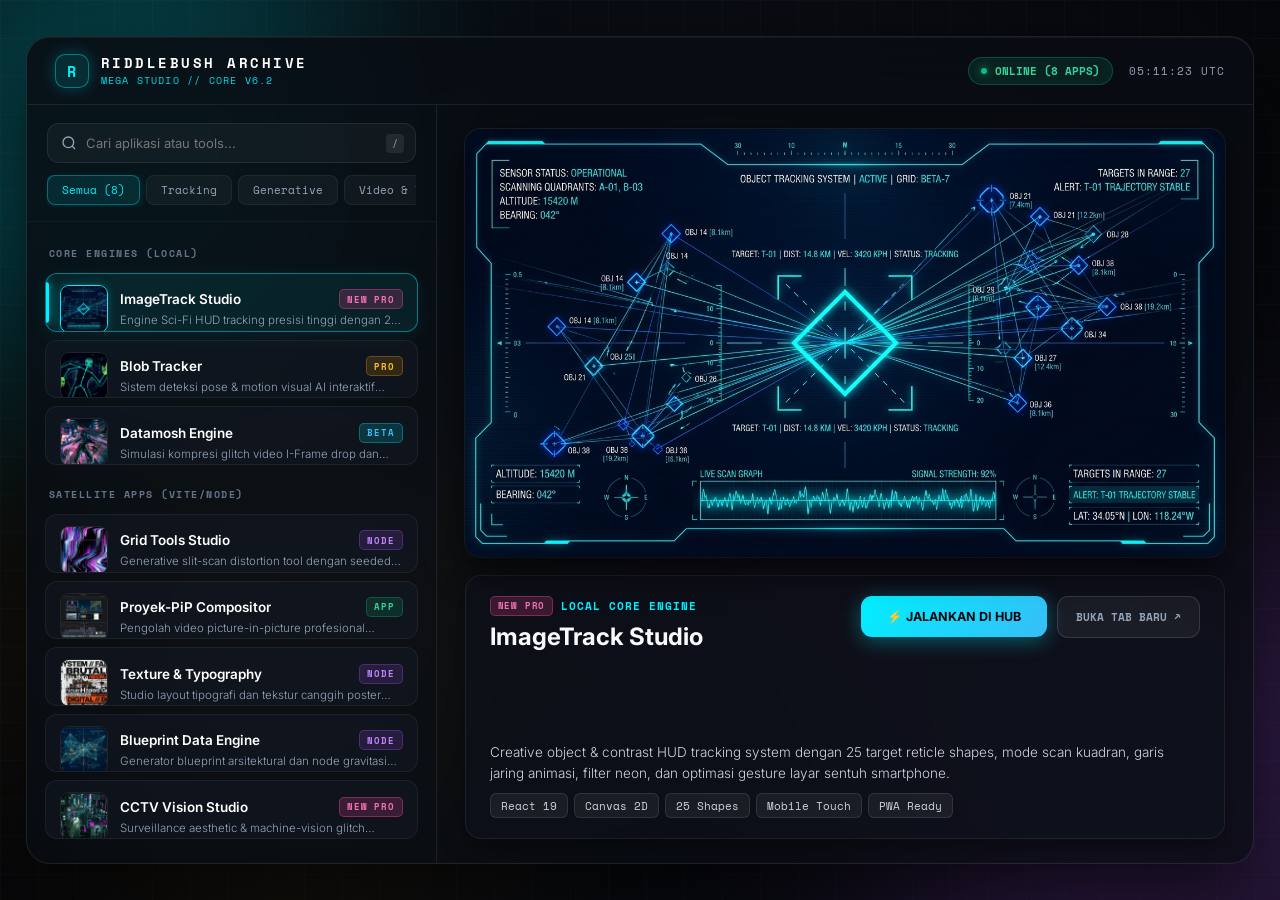
<file: index.html>
<!DOCTYPE html>
<html lang="id">
<head>
    <meta charset="UTF-8">
    <meta name="viewport" content="width=device-width, initial-scale=1.0, maximum-scale=1.0, user-scalable=no">
    <title>RBA System | Mega Studio Hub</title>
    <link rel="manifest" href="manifest.json">
    <link rel="apple-touch-icon" href="logo.png">
    <link rel="icon" type="image/png" href="logo.png">
    
    <link rel="preconnect" href="https://fonts.googleapis.com">
    <link rel="preconnect" href="https://fonts.gstatic.com" crossorigin>
    <link href="https://fonts.googleapis.com/css2?family=Inter:wght@300;400;500;600;700;800&family=Space+Mono:ital,wght@0,400;0,700;1,400&display=swap" rel="stylesheet">
    
    <style>
        :root {
            --bg-base: #06070a;
            --surface-glass: rgba(13, 17, 24, 0.75);
            --surface-card: rgba(20, 26, 38, 0.5);
            --surface-card-hover: rgba(28, 36, 52, 0.7);
            --surface-deck: rgba(14, 18, 28, 0.65);
            --border-glass: rgba(255, 255, 255, 0.08);
            --border-card: rgba(255, 255, 255, 0.06);
            --border-active: rgba(0, 240, 255, 0.45);
            --accent-cyan: #00f0ff;
            --accent-amber: #f59e0b;
            --accent-emerald: #10b981;
            --accent-purple: #a855f7;
            --accent-pink: #ec4899;
            --text-main: #f8fafc;
            --text-muted: #94a3b8;
            --text-sub: #64748b;
        }

        * {
            margin: 0;
            padding: 0;
            box-sizing: border-box;
            -webkit-tap-highlight-color: transparent;
        }

        body {
            font-family: 'Inter', -apple-system, BlinkMacSystemFont, sans-serif;
            background-color: var(--bg-base);
            color: var(--text-main);
            overflow-x: hidden;
            min-height: 100vh;
            display: flex;
            align-items: center;
            justify-content: center;
            position: relative;
        }

        /* --- Ambient Animated Glow Orbs --- */
        .ambient-bg {
            position: fixed;
            top: 0; left: 0; width: 100vw; height: 100vh;
            overflow: hidden;
            z-index: -1;
            background: radial-gradient(circle at 50% 50%, #0d121c 0%, #06070a 100%);
            pointer-events: none;
        }
        .orb {
            position: absolute;
            border-radius: 50%;
            filter: blur(110px);
            opacity: 0.28;
            animation: floatOrb 26s infinite ease-in-out alternate;
        }
        .orb-1 { width: 500px; height: 500px; background: var(--accent-cyan); top: -10%; left: -10%; }
        .orb-2 { width: 550px; height: 550px; background: var(--accent-purple); bottom: -15%; right: -10%; animation-delay: -7s; }
        .orb-3 { width: 380px; height: 380px; background: var(--accent-pink); top: 35%; left: 45%; opacity: 0.18; animation-delay: -14s; }
        .orb-4 { width: 450px; height: 450px; background: var(--accent-amber); bottom: 5%; left: 5%; opacity: 0.2; animation-delay: -20s; }

        @keyframes floatOrb {
            0% { transform: translate(0, 0) scale(1); }
            50% { transform: translate(40px, -30px) scale(1.15); }
            100% { transform: translate(-30px, 40px) scale(0.95); }
        }

        /* Tech Grid Pattern */
        .ambient-grid {
            position: fixed;
            inset: 0;
            background-image: linear-gradient(rgba(255, 255, 255, 0.02) 1px, transparent 1px),
                              linear-gradient(90deg, rgba(255, 255, 255, 0.02) 1px, transparent 1px);
            background-size: 38px 38px;
            pointer-events: none;
            z-index: -1;
        }

        /* --- Master Container (Desktop & Tablet) --- */
        .glass-container {
            width: 96%;
            max-width: 1420px;
            height: 92vh;
            max-height: 890px;
            background: var(--surface-glass);
            backdrop-filter: blur(30px);
            -webkit-backdrop-filter: blur(30px);
            border: 1px solid var(--border-glass);
            border-radius: 24px;
            box-shadow: 0 35px 85px rgba(0, 0, 0, 0.75), inset 0 1px 0 rgba(255, 255, 255, 0.1);
            display: flex;
            flex-direction: column;
            overflow: hidden;
            position: relative;
        }

        /* --- Top Header --- */
        header {
            display: flex;
            justify-content: space-between;
            align-items: center;
            padding: 16px 28px;
            border-bottom: 1px solid var(--border-glass);
            background: rgba(8, 11, 17, 0.55);
            flex-shrink: 0;
        }

        .brand {
            display: flex;
            align-items: center;
            gap: 12px;
            text-decoration: none;
        }
        .brand-logo {
            width: 34px;
            height: 34px;
            border-radius: 10px;
            background: rgba(0, 240, 255, 0.12);
            border: 1px solid rgba(0, 240, 255, 0.4);
            display: flex;
            align-items: center;
            justify-content: center;
            color: var(--accent-cyan);
            font-family: 'Space Mono', monospace;
            font-weight: 700;
            font-size: 15px;
            box-shadow: 0 0 16px rgba(0, 240, 255, 0.25);
        }
        .brand-text {
            display: flex;
            flex-direction: column;
        }
        .logo-title {
            font-family: 'Space Mono', monospace;
            font-weight: 700;
            font-size: 13.5px;
            letter-spacing: 2.5px;
            color: #ffffff;
        }
        .logo-sub {
            font-size: 10px;
            color: var(--accent-cyan);
            letter-spacing: 1.2px;
            font-family: 'Space Mono', monospace;
            opacity: 0.9;
        }

        .header-status {
            display: flex;
            align-items: center;
            gap: 16px;
            font-family: 'Space Mono', monospace;
            font-size: 11px;
        }
        .status-pill {
            display: flex;
            align-items: center;
            gap: 8px;
            padding: 5px 12px;
            border-radius: 20px;
            background: rgba(16, 185, 129, 0.12);
            border: 1px solid rgba(16, 185, 129, 0.3);
            color: #34d399;
            font-weight: 600;
        }
        .status-dot {
            width: 6px;
            height: 6px;
            border-radius: 50%;
            background: #10b981;
            box-shadow: 0 0 8px #10b981;
            animation: pulse 2s infinite;
        }
        @keyframes pulse {
            0%, 100% { opacity: 1; transform: scale(1); }
            50% { opacity: 0.4; transform: scale(0.8); }
        }

        .clock-display {
            color: var(--text-muted);
            letter-spacing: 1px;
        }

        /* --- Main Two-Column Layout (Desktop) --- */
        main {
            display: flex;
            flex: 1;
            overflow: hidden;
            position: relative;
        }

        /* --- Left Sidebar / Tools Explorer --- */
        .sidebar {
            width: 410px;
            border-right: 1px solid var(--border-glass);
            display: flex;
            flex-direction: column;
            background: rgba(6, 9, 14, 0.45);
            flex-shrink: 0;
        }

        .sidebar-controls {
            padding: 18px 20px 14px 20px;
            display: flex;
            flex-direction: column;
            gap: 12px;
            border-bottom: 1px solid rgba(255, 255, 255, 0.04);
            flex-shrink: 0;
        }

        .search-box-wrapper {
            position: relative;
            display: flex;
            align-items: center;
        }
        .search-box {
            width: 100%;
            padding: 11px 16px 11px 38px;
            background: rgba(255, 255, 255, 0.04);
            border: 1px solid rgba(255, 255, 255, 0.08);
            border-radius: 12px;
            color: white;
            font-family: 'Inter', sans-serif;
            font-size: 13px;
            outline: none;
            transition: all 0.25s ease;
        }
        .search-box:focus {
            background: rgba(255, 255, 255, 0.08);
            border-color: var(--accent-cyan);
            box-shadow: 0 0 20px rgba(0, 240, 255, 0.18);
        }
        .search-icon {
            position: absolute;
            left: 14px;
            color: var(--text-muted);
            pointer-events: none;
        }
        .search-shortcut {
            position: absolute;
            right: 12px;
            font-family: 'Space Mono', monospace;
            font-size: 10px;
            background: rgba(255, 255, 255, 0.08);
            padding: 2px 6px;
            border-radius: 4px;
            color: var(--text-muted);
            pointer-events: none;
        }

        /* Filter Chips */
        .filter-tabs {
            display: flex;
            gap: 6px;
            overflow-x: auto;
            scrollbar-width: none;
            padding-bottom: 2px;
        }
        .filter-tabs::-webkit-scrollbar { display: none; }

        .filter-btn {
            padding: 6px 14px;
            border-radius: 8px;
            background: rgba(255, 255, 255, 0.04);
            border: 1px solid rgba(255, 255, 255, 0.06);
            color: var(--text-muted);
            font-size: 11px;
            font-weight: 500;
            font-family: 'Space Mono', monospace;
            cursor: pointer;
            white-space: nowrap;
            transition: all 0.2s;
        }
        .filter-btn:hover {
            color: white;
            background: rgba(255, 255, 255, 0.08);
        }
        .filter-btn.active {
            color: var(--accent-cyan);
            background: rgba(0, 240, 255, 0.1);
            border-color: rgba(0, 240, 255, 0.35);
            box-shadow: 0 0 12px rgba(0, 240, 255, 0.15);
        }

        /* Tool Cards List */
        .tool-list {
            flex: 1;
            overflow-y: auto;
            padding: 14px 18px 24px 18px;
            display: flex;
            flex-direction: column;
            gap: 8px;
        }
        .tool-list::-webkit-scrollbar { width: 5px; }
        .tool-list::-webkit-scrollbar-thumb {
            background: rgba(255, 255, 255, 0.1);
            border-radius: 4px;
        }

        .category-header {
            font-size: 10px;
            color: var(--text-sub);
            font-family: 'Space Mono', monospace;
            font-weight: 700;
            letter-spacing: 1.5px;
            margin: 10px 4px 4px 4px;
            text-transform: uppercase;
        }

        /* Refined Studio Card Item */
        .tool-card {
            background: var(--surface-card);
            border: 1px solid var(--border-card);
            border-radius: 12px;
            padding: 11px 14px;
            cursor: pointer;
            transition: all 0.22s cubic-bezier(0.16, 1, 0.3, 1);
            position: relative;
            overflow: hidden;
        }
        .tool-card:hover {
            background: var(--surface-card-hover);
            transform: translateX(3px);
            border-color: rgba(255, 255, 255, 0.12);
        }
        .tool-card.active {
            background: rgba(0, 240, 255, 0.08);
            border-color: var(--border-active);
            box-shadow: 0 4px 20px rgba(0, 240, 255, 0.08);
        }
        .tool-card.active::before {
            content: "";
            position: absolute;
            left: 0; top: 8px; bottom: 8px;
            width: 3px;
            border-radius: 0 3px 3px 0;
            background: var(--accent-cyan);
            box-shadow: 0 0 10px var(--accent-cyan);
        }

        .tool-card-content {
            display: flex;
            gap: 12px;
            align-items: center;
        }
        .tool-mini-thumb {
            width: 48px;
            height: 48px;
            border-radius: 9px;
            object-fit: cover;
            border: 1px solid rgba(255, 255, 255, 0.1);
            background: rgba(0, 0, 0, 0.4);
            flex-shrink: 0;
            transition: transform 0.25s ease, border-color 0.25s ease;
        }
        .tool-card:hover .tool-mini-thumb {
            transform: scale(1.05);
            border-color: rgba(255, 255, 255, 0.25);
        }
        .tool-card.active .tool-mini-thumb {
            border-color: var(--accent-cyan);
            box-shadow: 0 0 10px rgba(0, 240, 255, 0.25);
        }
        .tool-card-main {
            flex: 1;
            min-width: 0;
        }

        .tool-header {
            display: flex;
            justify-content: space-between;
            align-items: center;
            margin-bottom: 3px;
            gap: 8px;
        }
        .tool-title {
            font-size: 13.5px;
            font-weight: 600;
            color: #ffffff;
            white-space: nowrap;
            overflow: hidden;
            text-overflow: ellipsis;
        }

        .badge {
            font-size: 9px;
            font-weight: 700;
            font-family: 'Space Mono', monospace;
            padding: 2.5px 7px;
            border-radius: 5px;
            letter-spacing: 0.8px;
            text-transform: uppercase;
            flex-shrink: 0;
        }
        .badge.new { background: rgba(236, 72, 153, 0.2); color: #f472b6; border: 1px solid rgba(236, 72, 153, 0.4); }
        .badge.pro { background: rgba(245, 158, 11, 0.15); color: #fbbf24; border: 1px solid rgba(245, 158, 11, 0.3); }
        .badge.beta { background: rgba(0, 240, 255, 0.15); color: #38bdf8; border: 1px solid rgba(0, 240, 255, 0.3); }
        .badge.node { background: rgba(168, 85, 247, 0.15); color: #c084fc; border: 1px solid rgba(168, 85, 247, 0.3); }
        .badge.app { background: rgba(16, 185, 129, 0.15); color: #34d399; border: 1px solid rgba(16, 185, 129, 0.3); }

        .tool-desc {
            font-size: 11.5px;
            color: var(--text-muted);
            line-height: 1.4;
            font-weight: 300;
            display: -webkit-box;
            -webkit-line-clamp: 1;
            -webkit-box-orient: vertical;
            overflow: hidden;
        }

        /* --- RIGHT SHOWCASE PREVIEW AREA (DESKTOP) --- */
        /* Pristine Clean: ZERO TEXT ON TOP OF ARTWORK! */
        .preview-area {
            flex: 1;
            padding: 24px 28px;
            display: flex;
            flex-direction: column;
            position: relative;
            background: rgba(0, 0, 0, 0.2);
            overflow-y: auto;
        }

        .preview-wrapper {
            width: 100%;
            height: 100%;
            display: flex;
            flex-direction: column;
            justify-content: space-between;
            gap: 18px;
        }

        /* 1. Pure Artwork Stage: 100% Crisp, ZERO Text Pollution! */
        .preview-media-stage {
            width: 100%;
            aspect-ratio: 16 / 9;
            max-height: 440px;
            border-radius: 16px;
            overflow: hidden;
            position: relative;
            background: #080b11;
            box-shadow: 0 12px 35px rgba(0, 0, 0, 0.65), 0 0 0 1px rgba(255, 255, 255, 0.09);
            flex-shrink: 0;
        }
        .preview-image {
            width: 100%;
            height: 100%;
            object-fit: cover;
            display: block;
            transition: opacity 0.3s ease, transform 0.4s ease;
        }
        .preview-media-stage:hover .preview-image {
            transform: scale(1.02);
        }

        /* 2. Control Deck & Info: Below Artwork with Clean Typography */
        .preview-details-deck {
            flex: 1;
            display: flex;
            flex-direction: column;
            justify-content: space-between;
            gap: 14px;
            background: var(--surface-deck);
            border: 1px solid rgba(255, 255, 255, 0.07);
            border-radius: 16px;
            padding: 20px 24px;
            box-shadow: 0 8px 24px rgba(0, 0, 0, 0.4);
        }

        .deck-header-row {
            display: flex;
            justify-content: space-between;
            align-items: flex-start;
            gap: 20px;
        }

        .deck-title-box {
            display: flex;
            flex-direction: column;
            gap: 6px;
        }

        .deck-meta-line {
            display: flex;
            align-items: center;
            gap: 8px;
        }
        .preview-type-tag {
            font-family: 'Space Mono', monospace;
            font-size: 11px;
            font-weight: 700;
            color: var(--accent-cyan);
            letter-spacing: 1px;
        }

        .preview-info h1 {
            font-size: 26px;
            font-weight: 700;
            letter-spacing: -0.5px;
            color: #ffffff;
            line-height: 1.2;
        }

        .preview-info p {
            color: #cbd5e1;
            font-size: 13.5px;
            line-height: 1.6;
            font-weight: 300;
            margin-top: 4px;
        }

        .preview-tags {
            display: flex;
            gap: 6px;
            flex-wrap: wrap;
            margin-top: 8px;
        }
        .tag-pill {
            font-size: 10.5px;
            font-family: 'Space Mono', monospace;
            padding: 3.5px 10px;
            border-radius: 6px;
            background: rgba(255, 255, 255, 0.06);
            border: 1px solid rgba(255, 255, 255, 0.1);
            color: #cbd5e1;
        }

        .preview-actions {
            display: flex;
            gap: 10px;
            align-items: center;
            flex-shrink: 0;
        }

        .launch-btn-primary {
            background: linear-gradient(135deg, #00f0ff 0%, #38bdf8 100%);
            color: #05070d;
            border: none;
            padding: 13px 26px;
            border-radius: 11px;
            font-family: 'Inter', sans-serif;
            font-weight: 700;
            font-size: 12.5px;
            cursor: pointer;
            transition: all 0.25s ease;
            text-decoration: none;
            display: inline-flex;
            align-items: center;
            gap: 8px;
            white-space: nowrap;
            box-shadow: 0 4px 20px rgba(0, 240, 255, 0.35);
        }
        .launch-btn-primary:hover {
            transform: translateY(-2px);
            box-shadow: 0 6px 26px rgba(0, 240, 255, 0.55);
            background: #ffffff;
        }

        .launch-btn-secondary {
            background: rgba(255, 255, 255, 0.05);
            color: var(--text-muted);
            border: 1px solid rgba(255, 255, 255, 0.12);
            padding: 12px 18px;
            border-radius: 11px;
            font-family: 'Space Mono', monospace;
            font-size: 11px;
            font-weight: 600;
            cursor: pointer;
            transition: 0.2s;
            text-decoration: none;
            display: inline-flex;
            align-items: center;
            gap: 6px;
            white-space: nowrap;
        }
        .launch-btn-secondary:hover {
            background: rgba(255, 255, 255, 0.12);
            border-color: rgba(255, 255, 255, 0.25);
            color: #ffffff;
        }

        /* --- Fullscreen In-App Runner Frame (Modal) --- */
        .app-runner-overlay {
            position: fixed;
            inset: 0;
            background: #06070a;
            z-index: 1000;
            display: none;
            flex-direction: column;
        }
        .app-runner-overlay.open { display: flex; }

        .runner-nav {
            height: 50px;
            background: #0b0f17;
            border-bottom: 1px solid rgba(255, 255, 255, 0.08);
            display: flex;
            justify-content: space-between;
            align-items: center;
            padding: 0 20px;
            flex-shrink: 0;
        }
        .runner-title-box {
            display: flex;
            align-items: center;
            gap: 14px;
            font-family: 'Space Mono', monospace;
            font-size: 12.5px;
            font-weight: 700;
        }
        .back-hub-btn {
            background: rgba(0, 240, 255, 0.1);
            color: var(--accent-cyan);
            border: 1px solid rgba(0, 240, 255, 0.3);
            padding: 6px 14px;
            border-radius: 8px;
            font-family: 'Space Mono', monospace;
            font-size: 11px;
            font-weight: 700;
            cursor: pointer;
            transition: all 0.2s;
        }
        .back-hub-btn:hover {
            background: var(--accent-cyan);
            color: #000;
        }
        .runner-iframe {
            flex: 1;
            width: 100%;
            height: 100%;
            border: none;
            background: #000;
        }

        /* ========================================================= */
        /* --- RESPONSIVE OPTIMIZATION (MOBILE & COMPACT SCREENS) --- */
        /* ========================================================= */
        @media (max-width: 900px) {
            body {
                align-items: flex-start;
                padding: 0;
            }

            .glass-container {
                width: 100%;
                min-height: 100vh;
                height: auto;
                max-height: none;
                border-radius: 0;
                border: none;
                overflow-y: auto;
                overflow-x: hidden;
            }

            header {
                position: sticky;
                top: 0;
                z-index: 60;
                backdrop-filter: blur(24px);
                -webkit-backdrop-filter: blur(24px);
                background: rgba(6, 8, 12, 0.92);
                padding: 12px 16px;
                border-bottom: 1px solid rgba(255, 255, 255, 0.08);
            }
            .brand-logo { width: 30px; height: 30px; font-size: 13px; }
            .logo-title { font-size: 12px; letter-spacing: 2px; }
            .logo-sub { font-size: 9px; }
            .clock-display { display: none; }
            .status-pill { padding: 4px 10px; font-size: 10px; }

            main {
                flex-direction: column;
                overflow: visible;
                height: auto;
            }

            /* --- HERO SPOTLIGHT (Mobile: Artwork First, Clean Deck Below) --- */
            .preview-area {
                order: 1;
                padding: 14px 14px 8px 14px;
                flex: none;
                height: auto;
                background: transparent;
                overflow: visible;
            }

            .preview-wrapper {
                height: auto;
                gap: 12px;
            }

            .preview-media-stage {
                aspect-ratio: 16 / 9;
                max-height: 240px;
                border-radius: 14px;
            }

            .preview-details-deck {
                padding: 16px;
                border-radius: 14px;
                gap: 12px;
            }

            .deck-header-row {
                flex-direction: column;
                align-items: stretch;
                gap: 10px;
            }

            .preview-info h1 {
                font-size: 20px;
            }
            .preview-info p {
                font-size: 12.5px;
                line-height: 1.5;
            }

            .preview-tags {
                flex-wrap: nowrap;
                overflow-x: auto;
                scrollbar-width: none;
                padding-bottom: 2px;
            }
            .preview-tags::-webkit-scrollbar { display: none; }
            .tag-pill { white-space: nowrap; flex-shrink: 0; }

            .preview-actions {
                width: 100%;
                flex-direction: row;
                gap: 8px;
            }
            .launch-btn-primary {
                flex: 1;
                justify-content: center;
                padding: 12px 14px;
                font-size: 12px;
            }
            .launch-btn-secondary {
                padding: 12px 14px;
                font-size: 10.5px;
                justify-content: center;
            }

            /* --- SIDEBAR & APP LIBRARY (Mobile) --- */
            .sidebar {
                order: 2;
                width: 100%;
                height: auto;
                border-right: none;
                background: transparent;
                overflow: visible;
            }

            .sidebar-controls {
                position: sticky;
                top: 55px;
                z-index: 50;
                backdrop-filter: blur(24px);
                -webkit-backdrop-filter: blur(24px);
                background: rgba(6, 8, 12, 0.94);
                border-top: 1px solid rgba(255, 255, 255, 0.05);
                border-bottom: 1px solid rgba(255, 255, 255, 0.08);
                padding: 12px 14px;
                gap: 10px;
            }

            .tool-list {
                overflow: visible;
                height: auto;
                padding: 12px 14px 36px 14px;
                gap: 8px;
            }

            .category-header {
                font-size: 10.5px;
                margin: 8px 4px 4px 4px;
            }
        }
    </style>
</head>
<body>

    <!-- Ambient Animated Background -->
    <div class="ambient-bg">
        <div class="orb orb-1"></div>
        <div class="orb orb-2"></div>
        <div class="orb orb-3"></div>
        <div class="orb orb-4"></div>
    </div>
    <div class="ambient-grid"></div>

    <!-- Main Glass Console -->
    <div class="glass-container">
        
        <!-- Header -->
        <header>
            <a href="#" class="brand">
                <div class="brand-logo">R</div>
                <div class="brand-text">
                    <span class="logo-title">RIDDLEBUSH ARCHIVE</span>
                    <span class="logo-sub">MEGA STUDIO // CORE V6.2</span>
                </div>
            </a>

            <div class="header-status">
                <div class="status-pill">
                    <span class="status-dot"></span>
                    <span>ONLINE (8 APPS)</span>
                </div>
                <div id="live-clock" class="clock-display">00:00:00 UTC</div>
            </div>
        </header>

        <!-- Main Workspace -->
        <main>
            <!-- Left Sidebar Navigation -->
            <aside class="sidebar">
                <!-- Search & Filters -->
                <div class="sidebar-controls">
                    <div class="search-box-wrapper">
                        <svg class="search-icon" width="16" height="16" viewBox="0 0 24 24" fill="none" stroke="currentColor" stroke-width="2">
                            <circle cx="11" cy="11" r="8"></circle>
                            <line x1="21" y1="21" x2="16.65" y2="16.65"></line>
                        </svg>
                        <input type="text" id="tool-search" class="search-box" placeholder="Cari aplikasi atau tools..." autocomplete="off">
                        <span class="search-shortcut">/</span>
                    </div>

                    <!-- Category Pills -->
                    <div class="filter-tabs">
                        <button class="filter-btn active" onclick="filterCategory('all', this)">Semua (8)</button>
                        <button class="filter-btn" onclick="filterCategory('tracking', this)">Tracking</button>
                        <button class="filter-btn" onclick="filterCategory('generative', this)">Generative</button>
                        <button class="filter-btn" onclick="filterCategory('video', this)">Video & Text</button>
                    </div>
                </div>

                <!-- Scrollable Tool Cards List -->
                <div class="tool-list" id="tool-list-container">
                    
                    <!-- SECTION 1: CORE ENGINES -->
                    <div class="category-header">Core Engines (Local)</div>
                    
                    <!-- 1. IMAGETRACK STUDIO -->
                    <div class="tool-card active" data-id="imagetrack" data-cat="tracking" onclick="selectTool('imagetrack', this)">
                        <div class="tool-card-content">
                            <img src="assets/previews/imagetrack.jpg" alt="ImageTrack" class="tool-mini-thumb" loading="lazy">
                            <div class="tool-card-main">
                                <div class="tool-header">
                                    <span class="tool-title">ImageTrack Studio</span>
                                    <span class="badge new">NEW PRO</span>
                                </div>
                                <p class="tool-desc">Engine Sci-Fi HUD tracking presisi tinggi dengan 25 target reticle shapes.</p>
                            </div>
                        </div>
                    </div>

                    <!-- 2. BLOB TRACKER -->
                    <div class="tool-card" data-id="tracker" data-cat="tracking" onclick="selectTool('tracker', this)">
                        <div class="tool-card-content">
                            <img src="assets/previews/tracker.jpg" alt="Blob Tracker" class="tool-mini-thumb" loading="lazy">
                            <div class="tool-card-main">
                                <div class="tool-header">
                                    <span class="tool-title">Blob Tracker</span>
                                    <span class="badge pro">PRO</span>
                                </div>
                                <p class="tool-desc">Sistem deteksi pose & motion visual AI interaktif untuk pertunjukan VJ.</p>
                            </div>
                        </div>
                    </div>

                    <!-- 3. DATAMOSH -->
                    <div class="tool-card" data-id="datamosh" data-cat="generative" onclick="selectTool('datamosh', this)">
                        <div class="tool-card-content">
                            <img src="assets/previews/datamosh.jpg" alt="Datamosh Engine" class="tool-mini-thumb" loading="lazy">
                            <div class="tool-card-main">
                                <div class="tool-header">
                                    <span class="tool-title">Datamosh Engine</span>
                                    <span class="badge beta">BETA</span>
                                </div>
                                <p class="tool-desc">Simulasi kompresi glitch video I-Frame drop dan pixel melt browser.</p>
                            </div>
                        </div>
                    </div>

                    <!-- SECTION 2: SATELLITE APPS -->
                    <div class="category-header" style="margin-top: 14px;">Satellite Apps (Vite/Node)</div>

                    <!-- 4. GRID TOOLS -->
                    <div class="tool-card" data-id="gridtools" data-cat="generative" onclick="selectTool('gridtools', this)">
                        <div class="tool-card-content">
                            <img src="assets/previews/gridtools.jpg" alt="Grid Tools" class="tool-mini-thumb" loading="lazy">
                            <div class="tool-card-main">
                                <div class="tool-header">
                                    <span class="tool-title">Grid Tools Studio</span>
                                    <span class="badge node">NODE</span>
                                </div>
                                <p class="tool-desc">Generative slit-scan distortion tool dengan seeded RNG processing.</p>
                            </div>
                        </div>
                    </div>

                    <!-- 5. PROYEK-PIP -->
                    <div class="tool-card" data-id="proyek_pip" data-cat="video" onclick="selectTool('proyek_pip', this)">
                        <div class="tool-card-content">
                            <img src="assets/previews/proyek_pip.jpg" alt="Proyek-PiP" class="tool-mini-thumb" loading="lazy">
                            <div class="tool-card-main">
                                <div class="tool-header">
                                    <span class="tool-title">Proyek-PiP Compositor</span>
                                    <span class="badge app">APP</span>
                                </div>
                                <p class="tool-desc">Pengolah video picture-in-picture profesional dengan mistar dinamis.</p>
                            </div>
                        </div>
                    </div>

                    <!-- 6. TEXTURE & TYPOGRAPHY -->
                    <div class="tool-card" data-id="editor_tts" data-cat="video" onclick="selectTool('editor_tts', this)">
                        <div class="tool-card-content">
                            <img src="assets/previews/editor_tts.jpg" alt="Texture Typography" class="tool-mini-thumb" loading="lazy">
                            <div class="tool-card-main">
                                <div class="tool-header">
                                    <span class="tool-title">Texture & Typography</span>
                                    <span class="badge node">NODE</span>
                                </div>
                                <p class="tool-desc">Studio layout tipografi dan tekstur canggih poster cyberpunk.</p>
                            </div>
                        </div>
                    </div>

                    <!-- 7. BLUEPRINT DATA ENGINE -->
                    <div class="tool-card" data-id="generator" data-cat="generative" onclick="selectTool('generator', this)">
                        <div class="tool-card-content">
                            <img src="assets/previews/generator.jpg" alt="Blueprint Data" class="tool-mini-thumb" loading="lazy">
                            <div class="tool-card-main">
                                <div class="tool-header">
                                    <span class="tool-title">Blueprint Data Engine</span>
                                    <span class="badge node">NODE</span>
                                </div>
                                <p class="tool-desc">Generator blueprint arsitektural dan node gravitasi dinamis.</p>
                            </div>
                        </div>
                    </div>

                    <!-- 8. CCTV VISION STUDIO -->
                    <div class="tool-card" data-id="cctv_studio" data-cat="tracking" onclick="selectTool('cctv_studio', this)">
                        <div class="tool-card-content">
                            <img src="assets/previews/cctv_studio.jpg" alt="CCTV Vision Studio" class="tool-mini-thumb" loading="lazy">
                            <div class="tool-card-main">
                                <div class="tool-header">
                                    <span class="tool-title">CCTV Vision Studio</span>
                                    <span class="badge new">NEW PRO</span>
                                </div>
                                <p class="tool-desc">Surveillance aesthetic & machine-vision glitch engine MediaPipe AI.</p>
                            </div>
                        </div>
                    </div>

                </div>
            </aside>

            <!-- Right Showcase Preview Area (100% UNCLUTTERED) -->
            <section class="preview-area" id="preview-section">
                <div class="preview-wrapper">
                    
                    <!-- 1. Pure Artwork Stage (ZERO TEXT ON TOP) -->
                    <div class="preview-media-stage">
                        <img id="preview-img" src="assets/previews/imagetrack.jpg" class="preview-image" alt="App Preview">
                    </div>
                    
                    <!-- 2. Clean Details & Action Deck (Below Artwork) -->
                    <div class="preview-details-deck">
                        <div class="deck-header-row">
                            <div class="deck-title-box">
                                <div class="deck-meta-line">
                                    <span id="preview-badge" class="badge new">NEW PRO</span>
                                    <span id="preview-type" class="preview-type-tag">LOCAL CORE ENGINE</span>
                                </div>
                                <h1 id="preview-title">ImageTrack Studio</h1>
                            </div>

                            <div class="preview-actions">
                                <button id="btn-run-inapp" class="launch-btn-primary" onclick="launchInApp()">
                                    <span>⚡ JALANKAN DI HUB</span>
                                </button>
                                <a id="btn-run-external" class="launch-btn-secondary" href="imagetrack/index.html" target="_blank">
                                    <span>BUKA TAB BARU ↗</span>
                                </a>
                            </div>
                        </div>

                        <div class="preview-info">
                            <p id="preview-desc">Creative object & contrast HUD tracking system dengan 25 target reticle shapes, mode scan kuadran, garis jaring animasi, filter neon, dan optimasi gesture layar sentuh smartphone.</p>
                            <div class="preview-tags" id="preview-tags">
                                <span class="tag-pill">React 19</span>
                                <span class="tag-pill">Canvas 2D</span>
                                <span class="tag-pill">25 Shapes</span>
                                <span class="tag-pill">Mobile Touch</span>
                                <span class="tag-pill">PWA Ready</span>
                            </div>
                        </div>
                    </div>

                </div>
            </section>
        </main>
    </div>

    <!-- Integrated Fullscreen In-App Runner -->
    <div id="app-runner" class="app-runner-overlay">
        <div class="runner-nav">
            <div class="runner-title-box">
                <button class="back-hub-btn" onclick="closeInAppRunner()">← KEMBALI KE LOBBY</button>
                <span id="runner-app-title" style="color: #ffffff;">ImageTrack Studio</span>
            </div>
            <a id="runner-external-link" href="#" target="_blank" class="launch-btn-secondary" style="padding: 5px 12px; font-size: 10.5px;">
                Buka Tab Penuh ↗
            </a>
        </div>
        <iframe id="runner-iframe" class="runner-iframe" src="about:blank"></iframe>
    </div>

    <script>
        // Database 7 Aplikasi Terintegrasi
        const tools = {
            'imagetrack': {
                title: 'ImageTrack Studio',
                type: 'LOCAL CORE ENGINE',
                badgeClass: 'new',
                badgeText: 'NEW PRO',
                desc: 'Creative object & contrast HUD tracking system dengan 25 target reticle shapes, mode scan kuadran, garis jaring animasi, filter neon, dan optimasi gesture layar sentuh smartphone.',
                img: 'assets/previews/imagetrack.jpg',
                link: 'imagetrack/index.html',
                tags: ['React 19', 'Canvas 2D', '25 Shapes', 'Touch Gestures', 'PWA Ready']
            },
            'tracker': {
                title: 'Blob Tracker',
                type: 'LOCAL CORE ENGINE',
                badgeClass: 'pro',
                badgeText: 'PRO',
                desc: 'Sistem deteksi pose & motion visual AI interaktif untuk pertunjukan VJ, instalasi seni digital, dan tracking kamera langsung.',
                img: 'assets/previews/tracker.jpg',
                link: 'tracker.html',
                tags: ['MediaPipe', 'Face & Pose', 'Live Camera', 'Space Mono HUD']
            },
            'datamosh': {
                title: 'Datamosh Engine',
                type: 'LOCAL CORE ENGINE',
                badgeClass: 'beta',
                badgeText: 'BETA',
                desc: 'Simulasikan kompresi glitch video I-Frame drop dan efek pelelehan piksel (pixel bleed) ikonik langsung dari browser Anda.',
                img: 'assets/previews/datamosh.jpg',
                link: 'datamosh.html',
                tags: ['Video Glitch', 'I-Frame Drop', 'Pixel Melt', 'Export WebM']
            },
            'gridtools': {
                title: 'Grid Tools Studio',
                type: 'SATELLITE VITE APP',
                badgeClass: 'node',
                badgeText: 'NODE',
                desc: 'Generative slit-scan distortion tool dengan seeded RNG processing dan anotasi estetik AI.',
                img: 'assets/previews/gridtools.jpg',
                link: 'https://riddlebushgridtools.vercel.app/',
                tags: ['Slit-Scan', 'Generative RNG', 'Vite', 'AI Annotation']
            },
            'proyek_pip': {
                title: 'Proyek-PiP Compositor',
                type: 'SATELLITE VITE APP',
                badgeClass: 'app',
                badgeText: 'APP',
                desc: 'Pengolah video picture-in-picture profesional dengan mistar dinamis, pan/zoom workspace, dan rendering 60fps.',
                img: 'assets/previews/proyek_pip.jpg',
                link: 'https://pip-editor.vercel.app',
                tags: ['PiP Compositor', 'Multi-Layer', 'Dynamic Rulers', '60 FPS']
            },
            'editor_tts': {
                title: 'Texture & Typography',
                type: 'SATELLITE VITE APP',
                badgeClass: 'node',
                badgeText: 'NODE',
                desc: 'Studio layout tipografi dan tekstur canggih. Buat grid cyberpunk, kolase poster, dan dynamic layer blending.',
                img: 'assets/previews/editor_tts.jpg',
                link: 'https://editor-tts.vercel.app',
                tags: ['Typography Studio', 'Cyberpunk Grids', 'Poster Layout', 'Blend Modes']
            },
            'generator': {
                title: 'Blueprint Data Engine',
                type: 'SATELLITE VITE APP',
                badgeClass: 'node',
                badgeText: 'NODE',
                desc: 'Generator blueprint arsitektural, stempel tipografi kustom, dan aset visual dengan node gravitasi dinamis.',
                img: 'assets/previews/generator.jpg',
                link: 'https://riddlebush-generator.vercel.app/',
                tags: ['Generative Blueprint', 'Gravity Nodes', 'Vector Stamps', 'Data Engine']
            },
            'cctv_studio': {
                title: 'CCTV Vision Studio',
                type: 'SATELLITE VITE APP',
                badgeClass: 'new',
                badgeText: 'NEW PRO',
                desc: 'Surveillance aesthetic & machine-vision glitch processor dengan MediaPipe AI tracking, customizable HUD overlays, retro CRT scanlines, dan 2X supersampled export.',
                img: 'assets/previews/cctv_studio.jpg',
                link: 'https://cctv-vision-studio.vercel.app/',
                tags: ['MediaPipe AI', 'CCTV Glitch', 'Vite', 'Canvas 2D', 'HUD Overlay', 'Anti-Pecah']
            }
        };

        let currentActiveToolId = 'imagetrack';

        function selectTool(toolId, cardElement) {
            currentActiveToolId = toolId;
            const data = tools[toolId];
            if (!data) return;

            // Update active state di sidebar
            document.querySelectorAll('.tool-card').forEach(c => c.classList.remove('active'));
            if (cardElement) cardElement.classList.add('active');

            // Smooth image transition
            const imgEl = document.getElementById('preview-img');
            imgEl.style.opacity = '0';
            setTimeout(() => {
                imgEl.src = data.img;
                imgEl.style.opacity = '1';
            }, 180);

            // Update info
            document.getElementById('preview-title').textContent = data.title;
            document.getElementById('preview-desc').textContent = data.desc;
            document.getElementById('preview-type').textContent = data.type;
            
            const badgeEl = document.getElementById('preview-badge');
            badgeEl.className = `badge ${data.badgeClass}`;
            badgeEl.textContent = data.badgeText;

            // Update tags
            const tagsContainer = document.getElementById('preview-tags');
            tagsContainer.innerHTML = '';
            data.tags.forEach(t => {
                const span = document.createElement('span');
                span.className = 'tag-pill';
                span.textContent = t;
                tagsContainer.appendChild(span);
            });

            // Update buttons
            const extBtn = document.getElementById('btn-run-external');
            extBtn.href = data.link;

            // Smooth scroll on mobile if triggered from card list
            if (window.innerWidth <= 900) {
                const previewSection = document.getElementById('preview-section');
                if (previewSection && cardElement) {
                    previewSection.scrollIntoView({ behavior: 'smooth', block: 'start' });
                }
            }
        }

        // Jalankan aplikasi langsung di dalam hub (Iframe Runner)
        function launchInApp() {
            const data = tools[currentActiveToolId];
            if (!data) return;

            const runner = document.getElementById('app-runner');
            const iframe = document.getElementById('runner-iframe');
            const title = document.getElementById('runner-app-title');
            const extLink = document.getElementById('runner-external-link');

            title.textContent = data.title;
            extLink.href = data.link;
            iframe.src = data.link;
            runner.classList.add('open');
            document.body.style.overflow = 'hidden';
        }

        function closeInAppRunner() {
            const runner = document.getElementById('app-runner');
            const iframe = document.getElementById('runner-iframe');
            iframe.src = 'about:blank';
            runner.classList.remove('open');
            document.body.style.overflow = '';
        }

        // Category Filter
        function filterCategory(cat, btn) {
            document.querySelectorAll('.filter-btn').forEach(b => b.classList.remove('active'));
            btn.classList.add('active');

            const cards = document.querySelectorAll('.tool-card');
            cards.forEach(card => {
                const cardCat = card.getAttribute('data-cat');
                if (cat === 'all' || cardCat === cat) {
                    card.style.display = 'block';
                } else {
                    card.style.display = 'none';
                }
            });
        }

        // Live Search Filter
        const searchInput = document.getElementById('tool-search');
        searchInput.addEventListener('input', (e) => {
            const query = e.target.value.toLowerCase().trim();
            const cards = document.querySelectorAll('.tool-card');

            cards.forEach(card => {
                const title = card.querySelector('.tool-title').textContent.toLowerCase();
                const desc = card.querySelector('.tool-desc').textContent.toLowerCase();
                if (title.includes(query) || desc.includes(query)) {
                    card.style.display = 'block';
                } else {
                    card.style.display = 'none';
                }
            });
        });

        // Shortcut keyboard '/' untuk fokus pencarian
        window.addEventListener('keydown', (e) => {
            if (e.key === '/' && document.activeElement !== searchInput) {
                e.preventDefault();
                searchInput.focus();
            }
            if (e.key === 'Escape') {
                closeInAppRunner();
            }
        });

        // Realtime Clock Display
        function updateClock() {
            const now = new Date();
            const timeStr = now.toTimeString().split(' ')[0] + ' UTC';
            const clockEl = document.getElementById('live-clock');
            if (clockEl) clockEl.textContent = timeStr;
        }
        setInterval(updateClock, 1000);
        updateClock();

        // PWA Setup
        if ('serviceWorker' in navigator && (window.location.protocol === 'https:' || window.location.protocol === 'http:')) {
            window.addEventListener('load', () => {
                navigator.serviceWorker.register('./sw.js').catch(err => console.log('SW Error:', err));
            });
        }
    </script>
</body>
</html>
</file>
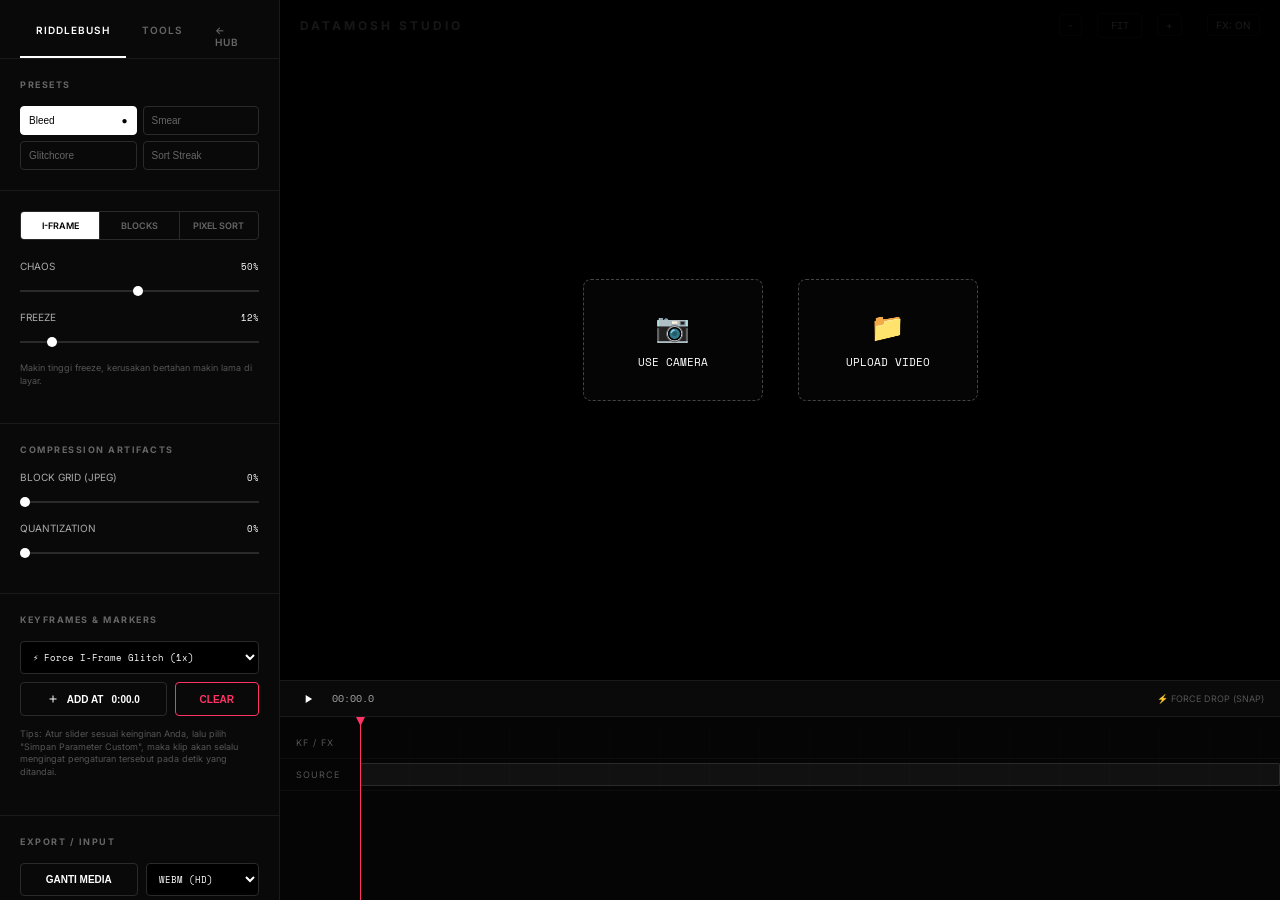
<file: datamosh.html>
<!doctype html>
<html lang="id">
<head>
    <meta charset="UTF-8" />
    <meta name="viewport" content="width=device-width, initial-scale=1.0, maximum-scale=1.0, user-scalable=no" />
    <meta name="theme-color" content="#000000">
    <title>DATAMOSH | Mondniles UI</title>
    
    <link rel="manifest" href="manifest.json">
    <link rel="apple-touch-icon" href="logo.png">

    <style>
        @import url("https://fonts.googleapis.com/css2?family=Inter:wght@400;500;600;700&family=Space+Mono:wght@400;700&display=swap");

        :root {
            --bg-main: #000000;
            --bg-panel: #090909;
            --bg-timeline: #050505;
            --border: #1a1a1a;
            --border-light: #2a2a2a;
            --text-main: #e5e5e5;
            --text-muted: #666666;
            --accent: #ffffff;
            --accent-dim: rgba(255,255,255,0.1);
        }

        * { margin: 0; padding: 0; box-sizing: border-box; }
        
        body {
            font-family: "Inter", sans-serif; background: var(--bg-main); color: var(--text-main);
            overflow: hidden; font-size: 11px; display: grid;
            grid-template-columns: 280px 1fr;
            grid-template-rows: 1fr 220px;
            height: 100vh; width: 100vw;
        }

        ::-webkit-scrollbar { width: 4px; height: 4px; }
        ::-webkit-scrollbar-track { background: transparent; }
        ::-webkit-scrollbar-thumb { background: #333; border-radius: 4px; }

        /* --- 1. LEFT PANEL (CONTROLS) --- */
        #sidebar {
            grid-column: 1; grid-row: 1 / 3;
            background: var(--bg-panel); border-right: 1px solid var(--border);
            display: flex; flex-direction: column; overflow-y: auto; z-index: 20;
        }

        .header-tabs { display: flex; border-bottom: 1px solid var(--border); padding: 16px 20px 0 20px;}
        .htab { padding: 8px 16px; color: var(--text-muted); cursor: pointer; border-bottom: 2px solid transparent; font-size: 10px; font-weight: 600; letter-spacing: 1px;}
        .htab.active { color: #fff; border-bottom-color: #fff; }

        .control-section { padding: 20px; border-bottom: 1px solid var(--border); }
        .section-title { font-size: 9px; font-weight: 700; color: var(--text-muted); letter-spacing: 1.5px; text-transform: uppercase; margin-bottom: 16px; }

        .preset-grid { display: grid; grid-template-columns: 1fr 1fr; gap: 6px; }
        .preset-btn {
            background: transparent; border: 1px solid var(--border-light); color: var(--text-muted);
            padding: 8px; border-radius: 4px; font-size: 10px; cursor: pointer; transition: 0.2s;
            text-align: left; display: flex; justify-content: space-between; align-items: center;
        }
        .preset-btn:hover { background: var(--accent-dim); color: #fff; }
        .preset-btn.active { background: #fff; color: #000; border-color: #fff; }

        .mode-tabs { display: flex; border: 1px solid var(--border-light); border-radius: 4px; margin-bottom: 20px; overflow: hidden; }
        .mode-tab {
            flex: 1; text-align: center; padding: 8px 0; font-size: 9px; font-weight: 600;
            color: var(--text-muted); background: transparent; cursor: pointer; transition: 0.2s;
            border-right: 1px solid var(--border-light);
        }
        .mode-tab:last-child { border-right: none; }
        .mode-tab.active { background: #fff; color: #000; }

        .control-group { margin-bottom: 16px; }
        .control-header { display: flex; justify-content: space-between; margin-bottom: 8px; font-size: 10px; color: #aaa; }
        .val-display { color: #fff; font-family: 'Space Mono', monospace; font-size: 9px; }

        input[type="range"] { width: 100%; height: 2px; background: var(--border-light); -webkit-appearance: none; outline: none; transition: 0.2s;}
        input[type="range"]::-webkit-slider-thumb { -webkit-appearance: none; width: 10px; height: 10px; background: #fff; cursor: pointer; border-radius: 50%; }

        .helper-text { font-size: 9px; color: #555; line-height: 1.4; margin-bottom: 16px; }

        .btn-action {
            width: 100%; padding: 10px; background: #fff; color: #000; border: none; border-radius: 4px;
            font-size: 10px; font-weight: 600; cursor: pointer; transition: 0.2s; text-transform: uppercase;
        }
        .btn-action:hover { background: #ccc; }
        .btn-action.outline { background: transparent; color: #fff; border: 1px solid var(--border-light); }
        .btn-action.outline:hover { background: var(--accent-dim); }

        .segmented { display: flex; border-radius: 4px; overflow: hidden; margin-bottom: 16px; background: #000; border: 1px solid var(--border-light);}
        .segmented label { flex: 1; text-align: center; padding: 6px; margin: 0; cursor: pointer; font-size: 9px; color: var(--text-muted); transition: 0.2s; border-right: 1px solid var(--border-light);}
        .segmented label:last-child { border-right: none; }
        .segmented input[type="radio"] { display: none; }
        .segmented input[type="radio"]:checked + label { background: var(--border-light); color: #fff; }

        select.modern-select { width: 100%; padding: 8px; background: #000; color: #fff; border: 1px solid var(--border-light); border-radius: 4px; margin-bottom: 8px; font-family: 'Space Mono', monospace; font-size: 9px; outline: none; cursor: pointer; }
        optgroup { background: #111; color: #aaa; font-style: normal; font-weight: bold; }
        option { background: #000; color: #fff; }

        /* --- 2. MAIN PLAYER (VIEWPORT) --- */
        #player-area {
            grid-column: 2; grid-row: 1;
            background: #020202; position: relative; display: flex; flex-direction: column; overflow: hidden;
        }

        .top-nav {
            position: absolute; top: 0; left: 0; right: 0; height: 50px;
            display: flex; justify-content: space-between; align-items: center; padding: 0 20px; z-index: 10;
            background: linear-gradient(to bottom, rgba(0,0,0,0.8), transparent); pointer-events: none;
        }
        .app-title { font-size: 12px; font-weight: 700; letter-spacing: 3px; pointer-events: auto; text-shadow: 0 2px 4px rgba(0,0,0,0.8); }
        .nav-tools { display: flex; gap: 15px; align-items: center; pointer-events: auto; }
        .nav-icon { color: #fff; cursor: pointer; transition: 0.2s; font-size: 10px; background: rgba(0,0,0,0.5); padding: 4px 8px; border-radius: 4px; border: 1px solid var(--border-light); }
        .nav-icon:hover { background: rgba(255,255,255,0.1); }
        .nav-icon.active-toggle { background: transparent; border-color: #FF3366; color: #FF3366; }

        /* KANVAS DENGAN ZOOM & PAN */
        #canvas-container {
            flex: 1; display: flex; align-items: center; justify-content: center; padding: 0;
            overflow: hidden; cursor: grab; position: relative;
        }
        #canvas-container:active { cursor: grabbing; }
        
        #displayCanvas {
            max-width: 100%; max-height: 100%; object-fit: contain;
            box-shadow: 0 0 50px rgba(0,0,0,0.5);
            transform-origin: center center;
        }

        /* --- 3. TIMELINE --- */
        #timeline-area {
            grid-column: 2; grid-row: 2;
            background: var(--bg-timeline); border-top: 1px solid var(--border);
            display: flex; flex-direction: column; z-index: 15;
        }

        .tl-header {
            height: 36px; border-bottom: 1px solid var(--border); display: flex; align-items: center; padding: 0 16px;
            justify-content: space-between; background: #0a0a0a;
        }
        .tl-controls { display: flex; align-items: center; gap: 12px; }
        .play-btn { background: transparent; border: none; color: #fff; cursor: pointer; display: flex; align-items: center; justify-content: center; width: 24px; height: 24px; }
        .play-btn svg { width: 14px; height: 14px; fill: currentColor; }
        .timecode { font-family: 'Space Mono', monospace; font-size: 10px; color: #aaa; }

        .tl-tracks { flex: 1; overflow-y: auto; overflow-x: hidden; position: relative; padding: 10px 0;}
        .track { display: flex; height: 32px; align-items: center; border-bottom: 1px solid rgba(255,255,255,0.03); }
        .track-label { width: 80px; padding-left: 16px; font-size: 9px; color: #555; text-transform: uppercase; letter-spacing: 1px;}
        .track-content { flex: 1; position: relative; height: 100%; background: repeating-linear-gradient(90deg, transparent, transparent 49px, rgba(255,255,255,0.02) 50px); }
        
        .media-clip {
            position: absolute; top: 4px; left: 0; bottom: 4px; width: 100%;
            background: rgba(255, 255, 255, 0.05); border: 1px solid rgba(255,255,255,0.1); border-radius: 2px;
        }
        
        /* MARKER STYLES */
        .kf-marker {
            position: absolute; top: 12px; width: 8px; height: 8px; cursor: pointer; z-index: 5;
            transition: 0.2s;
        }
        .kf-marker:hover { transform: scale(1.5) !important; }
        .kf-marker.type-glitch { background: #fff; transform: rotate(45deg); border: 1px solid #000; }
        .kf-marker.type-filter { background: #10B981; border-radius: 50%; box-shadow: 0 0 5px #10B981; top: 12px; }
        .kf-marker.type-preset { background: #8B5CF6; border-radius: 50%; box-shadow: 0 0 5px #8B5CF6; top: 12px; }
        .kf-marker.type-custom { background: #F59E0B; border-radius: 2px; box-shadow: 0 0 5px #F59E0B; top: 12px; }
        .kf-marker.type-none { background: #EF4444; border-radius: 50%; top: 12px; }

        /* Scrubber / Playhead */
        #playhead-container {
            position: absolute; top: 0; bottom: 0; left: 80px; right: 0; pointer-events: none;
        }
        #playhead {
            position: absolute; top: 0; bottom: 0; left: 0%; width: 1px; background: #FF3366; z-index: 10; transition: left 0.05s linear;
        }
        #playhead::before {
            content: ''; position: absolute; top: 0; left: -4px; width: 9px; height: 9px; background: #FF3366; clip-path: polygon(0 0, 100% 0, 50% 100%);
        }

        /* UPLOAD OVERLAY */
        #uploadOverlay {
            position: absolute; top: 0; left: 0; right: 0; bottom: 0; background: rgba(0,0,0,0.9);
            display: flex; flex-direction: column; align-items: center; justify-content: center; z-index: 50;
        }
        .upload-box {
            border: 1px dashed #444; padding: 30px; border-radius: 8px; text-align: center; cursor: pointer; transition: 0.2s; margin: 10px; min-width: 180px; background: #050505;
        }
        .upload-box:hover { border-color: #fff; background: rgba(255,255,255,0.05); transform: translateY(-2px); }

        /* RESPONSIVE MOBILE FIX */
        @media (max-width: 768px) {
            body { display: flex; flex-direction: column; height: 100dvh; overflow-y: hidden; }
            #player-area { height: 45vh; flex: none; position: relative; border-bottom: 1px solid var(--border);}
            #timeline-area { height: 20vh; flex: none; }
            #sidebar { width: 100%; flex: 1; border-right: none; overflow-y: auto; padding-bottom: 40px;}
            .top-nav { height: 40px; }
            #canvas-container { padding: 0; }
        }
    </style>
</head>
<body>

    <!-- 1. LEFT PANEL (CONTROLS) -->
    <div id="sidebar">
        <div class="header-tabs">
            <div class="htab active">RIDDLEBUSH</div>
            <div class="htab">TOOLS</div>
            <a href="index.html" class="htab" style="margin-left:auto; text-decoration:none;">← HUB</a>
        </div>

        <div class="control-section">
            <div class="section-title">PRESETS</div>
            <div class="preset-grid">
                <button class="preset-btn active" data-preset="bleed">Bleed <span>●</span></button>
                <button class="preset-btn" data-preset="smear">Smear</button>
                <button class="preset-btn" data-preset="glitchcore">Glitchcore</button>
                <button class="preset-btn" data-preset="sort">Sort Streak</button>
            </div>
        </div>

        <div class="control-section">
            <div class="mode-tabs">
                <div class="mode-tab active" data-mode="iframe">I-FRAME</div>
                <div class="mode-tab" data-mode="blocks">BLOCKS</div>
                <div class="mode-tab" data-mode="pixelsort">PIXEL SORT</div>
            </div>

            <div id="controls-iframe" class="mode-controls">
                <div class="control-group">
                    <div class="control-header"><span>CHAOS</span> <span class="val-display" id="val-chaos">50%</span></div>
                    <input type="range" id="rng-chaos" min="1" max="100" value="50">
                </div>
                <div class="control-group">
                    <div class="control-header"><span>FREEZE</span> <span class="val-display" id="val-freeze">12%</span></div>
                    <input type="range" id="rng-freeze" min="0" max="100" value="12">
                </div>
                <div class="helper-text">Makin tinggi freeze, kerusakan bertahan makin lama di layar.</div>
            </div>

            <div id="controls-blocks" class="mode-controls" style="display:none;">
                <div class="control-group">
                    <div class="control-header"><span>DISPLACEMENT</span> <span class="val-display" id="val-disp">35%</span></div>
                    <input type="range" id="rng-disp" min="0" max="100" value="35">
                </div>
                <div class="control-group">
                    <div class="control-header"><span>BLOCK SIZE</span> <span class="val-display" id="val-bsize">32px</span></div>
                    <input type="range" id="rng-bsize" min="8" max="128" step="8" value="32">
                </div>
            </div>

            <div id="controls-pixelsort" class="mode-controls" style="display:none;">
                <div class="segmented">
                    <input type="radio" name="sortDir" id="sort-v" value="vertical" checked><label for="sort-v">VERTICAL</label>
                    <input type="radio" name="sortDir" id="sort-h" value="horizontal"><label for="sort-h">HORIZONTAL</label>
                </div>
                <div class="control-group">
                    <div class="control-header"><span>THRESHOLD</span> <span class="val-display" id="val-thresh">55%</span></div>
                    <input type="range" id="rng-thresh" min="0" max="100" value="55">
                </div>
                <div class="control-group">
                    <div class="control-header"><span>STREAK</span> <span class="val-display" id="val-streak">40%</span></div>
                    <input type="range" id="rng-streak" min="0" max="100" value="40">
                </div>
            </div>
        </div>

        <div class="control-section">
            <div class="section-title">COMPRESSION ARTIFACTS</div>
            <div class="control-group">
                <div class="control-header"><span>BLOCK GRID (JPEG)</span> <span class="val-display" id="val-cgrid">0%</span></div>
                <input type="range" id="rng-cgrid" min="0" max="100" value="0">
            </div>
            <div class="control-group">
                <div class="control-header"><span>QUANTIZATION</span> <span class="val-display" id="val-cquant">0%</span></div>
                <input type="range" id="rng-cquant" min="0" max="100" value="0">
            </div>
        </div>

        <!-- TIMELINE KEYFRAME MARKERS LOGIC -->
        <div class="control-section">
            <div class="section-title">KEYFRAMES & MARKERS</div>
            
            <select id="markerAction" class="modern-select">
                <option value="glitch">⚡ Force I-Frame Glitch (1x)</option>
                <optgroup label="✨ CUSTOM KEYFRAME">
                    <option value="custom_state">🔧 Simpan Parameter Custom Saat Ini</option>
                </optgroup>
                <optgroup label="🎨 FILTER WARNA (ON/OFF)">
                    <option value="filter_y2k">Filter: Y2K (ON)</option>
                    <option value="filter_nightvision">Filter: Nightvision (ON)</option>
                    <option value="filter_neon">Filter: Neon Edge (ON)</option>
                    <option value="filter_none">🚫 Matikan Filter (OFF)</option>
                </optgroup>
                <optgroup label="⚙️ AUTOMATION PRESET DEFAULTS">
                    <option value="preset_bleed">Preset: Bleed (I-Frame)</option>
                    <option value="preset_smear">Preset: Smear (I-Frame)</option>
                    <option value="preset_glitchcore">Preset: Glitchcore (Blocks)</option>
                    <option value="preset_sort">Preset: Sort Streak</option>
                </optgroup>
            </select>

            <div style="display: flex; gap: 8px; margin-bottom: 12px;">
                <button class="btn-action outline" id="btnAddMarker" style="flex: 2; display: flex; align-items: center; justify-content: center; gap: 8px;">
                    <svg width="12" height="12" viewBox="0 0 24 24" fill="none" stroke="currentColor" stroke-width="2"><path d="M12 5v14M5 12h14"/></svg>
                    ADD AT <span id="markerTimeCode">0:00.0</span>
                </button>
                <button class="btn-action outline" id="btnClearMarkers" style="flex: 1; border-color: #FF3366; color: #FF3366;">CLEAR</button>
            </div>
            <div class="helper-text">Tips: Atur slider sesuai keinginan Anda, lalu pilih "Simpan Parameter Custom", maka klip akan selalu mengingat pengaturan tersebut pada detik yang ditandai.</div>
        </div>

        <div class="control-section" style="border-bottom:none;">
            <div class="section-title">EXPORT / INPUT</div>
            <div style="display: flex; gap: 8px; margin-bottom: 12px;">
                <button class="btn-action outline" id="btnInputSelect" style="flex: 1;">GANTI MEDIA</button>
                <select id="videoFormat" class="modern-select" style="margin-bottom:0; flex:1;">
                    <option value="video/webm">WEBM (HD)</option>
                    <option value="video/mp4">MP4 (HD)</option>
                </select>
            </div>
            <div style="display: flex; gap: 8px;">
                <button class="btn-action outline" id="btnExportImg" style="flex: 1; border-color: #10B981; color: #10B981;">📸 FOTO</button>
                <button class="btn-action" id="recordBtn" style="flex: 2; background: #fff; color: #000;">▶️ AUTO RENDER</button>
            </div>
            <div class="helper-text" style="margin-top: 10px; color: #F59E0B;">Auto Render akan merekam video dari 0:00 hingga selesai secara otomatis dengan Resolusi FULL HD 1080p.</div>
        </div>
    </div>

    <!-- 2. MAIN PLAYER (VIEWPORT) -->
    <div id="player-area">
        <div class="top-nav">
            <div class="app-title">DATAMOSH STUDIO</div>
            <div class="nav-tools">
                <span class="nav-icon" id="zoomOutBtn">-</span>
                <span class="nav-icon" id="zoomDisplay" style="font-family:'Space Mono'; width:45px; text-align:center;">FIT</span>
                <span class="nav-icon" id="zoomInBtn">+</span>
                <span class="nav-icon" id="masterToggle" style="margin-left: 10px;">FX: ON</span>
            </div>
        </div>

        <div id="canvas-container">
            <div id="uploadOverlay">
                <div style="display: flex; flex-wrap: wrap; justify-content: center; gap: 15px;">
                    <button id="camBtn" class="upload-box" style="border-color: #444; color: white;">
                        <div style="font-size: 28px; margin-bottom: 10px;">📷</div>
                        <div style="font-family: 'Space Mono'; font-size: 11px;">USE CAMERA</div>
                    </button>
                    <label for="uploadInput" class="upload-box" style="border-color: #444; color: white;">
                        <div style="font-size: 28px; margin-bottom: 10px;">📁</div>
                        <div style="font-family: 'Space Mono'; font-size: 11px;">UPLOAD VIDEO</div>
                    </label>
                </div>
                <input type="file" id="uploadInput" accept="video/*" style="display:none;">
            </div>

            <video id="hiddenVideo" playsinline muted style="display:none;"></video>
            <canvas id="displayCanvas"></canvas>
        </div>
    </div>

    <!-- 3. TIMELINE -->
    <div id="timeline-area">
        <div class="tl-header">
            <div class="tl-controls">
                <button id="playBtn" class="play-btn">
                    <svg viewBox="0 0 24 24"><path d="M8 5v14l11-7z"/></svg>
                </button>
                <span class="timecode" id="tc-current">00:00.0</span>
            </div>
            <div style="font-size: 9px; color: #555;">
                <span style="cursor:pointer;" onclick="snapBuffer()">⚡ FORCE DROP (SNAP)</span>
            </div>
        </div>

        <div class="tl-tracks" id="timelineTrackArea">
            <div class="track">
                <div class="track-label">KF / FX</div>
                <div class="track-content" id="track-kf"></div>
            </div>
            <div class="track">
                <div class="track-label">SOURCE</div>
                <div class="track-content">
                    <div class="media-clip"></div>
                </div>
            </div>

            <div id="playhead-container">
                <div id="playhead"></div>
            </div>
        </div>
    </div>

    <script>
        // --- 1. CONFIG & UI STATE ---
        const cfg = {
            fxActive: true, isMirrored: false, mode: 'iframe',
            iframe: { chaos: 50, freeze: 12 },
            blocks: { disp: 35, size: 32 },
            pixelsort: { dir: 'vertical', thresh: 55, streak: 40 },
            compression: { grid: 0, quantize: 0 }, 
            quickFilter: 'none', 
            currentPreset: 'none'
        };

        const tabs = document.querySelectorAll('.mode-tab');
        const controls = document.querySelectorAll('.mode-controls');

        tabs.forEach(tab => {
            tab.addEventListener('click', () => {
                tabs.forEach(t => t.classList.remove('active'));
                controls.forEach(c => c.style.display = 'none');
                tab.classList.add('active'); cfg.mode = tab.dataset.mode;
                document.getElementById(`controls-${cfg.mode}`).style.display = 'block';
                snapBuffer();
            });
        });

        function bindSlider(id, stateObj, stateKey, suffix='') {
            const el = document.getElementById(`rng-${id}`);
            const valEl = document.getElementById(`val-${id}`);
            el.addEventListener('input', e => {
                cfg[stateObj][stateKey] = parseInt(e.target.value);
                valEl.textContent = e.target.value + suffix;
            });
        }
        bindSlider('chaos', 'iframe', 'chaos', '%'); bindSlider('freeze', 'iframe', 'freeze', '%');
        bindSlider('disp', 'blocks', 'disp', '%'); bindSlider('bsize', 'blocks', 'size', 'px');
        bindSlider('thresh', 'pixelsort', 'thresh', '%'); bindSlider('streak', 'pixelsort', 'streak', '%');
        bindSlider('cgrid', 'compression', 'grid', '%'); bindSlider('cquant', 'compression', 'quantize', '%');

        document.querySelectorAll('input[name="sortDir"]').forEach(el => {
            el.addEventListener('change', e => { cfg.pixelsort.dir = e.target.value; });
        });

        function applyPresetLogic(preset) {
            cfg.currentPreset = preset;
            document.querySelectorAll('.preset-btn').forEach(b => b.classList.remove('active'));
            let btn = document.querySelector(`.preset-btn[data-preset="${preset}"]`);
            if(btn) btn.classList.add('active');

            if(preset === 'bleed') { tabs[0].click(); setSlider('chaos', 40); setSlider('freeze', 15); }
            if(preset === 'smear') { tabs[0].click(); setSlider('chaos', 85); setSlider('freeze', 50); }
            if(preset === 'glitchcore') { tabs[1].click(); setSlider('disp', 60); setSlider('bsize', 32); }
            if(preset === 'sort') { tabs[2].click(); setSlider('streak', 80); }
        }

        // Apply Custom UI State from saved Keyframe
        function applyCustomState(state) {
            cfg.currentPreset = 'custom';
            document.querySelectorAll('.preset-btn').forEach(b => b.classList.remove('active'));
            
            if(cfg.mode !== state.mode) {
                document.querySelector(`.mode-tab[data-mode="${state.mode}"]`).click();
            }
            
            setSlider('chaos', state.iframe.chaos);
            setSlider('freeze', state.iframe.freeze);
            setSlider('disp', state.blocks.disp);
            setSlider('bsize', state.blocks.size);
            setSlider('thresh', state.pixelsort.thresh);
            setSlider('streak', state.pixelsort.streak);
            setSlider('cgrid', state.compression.grid);
            setSlider('cquant', state.compression.quantize);
            
            if(cfg.pixelsort.dir !== state.pixelsort.dir) {
                cfg.pixelsort.dir = state.pixelsort.dir;
                document.querySelector(`input[name="sortDir"][value="${state.pixelsort.dir}"]`).checked = true;
            }
        }

        document.querySelectorAll('.preset-btn').forEach(btn => {
            btn.addEventListener('click', e => { applyPresetLogic(btn.dataset.preset); });
        });

        function setSlider(id, val) {
            const el = document.getElementById(`rng-${id}`);
            el.value = val; el.dispatchEvent(new Event('input'));
        }

        document.getElementById('masterToggle').addEventListener('click', e => {
            cfg.fxActive = !cfg.fxActive;
            e.target.textContent = cfg.fxActive ? 'FX: ON' : 'FX: OFF';
            if(cfg.fxActive) {
                e.target.classList.remove('active-toggle');
                snapBuffer();
            } else {
                e.target.classList.add('active-toggle');
            }
        });

        // --- ZOOM & PAN LOGIC ---
        let zoom = 1; let isPanning = false; let startX = 0, startY = 0; let panX = 0, panY = 0;
        const container = document.getElementById('canvas-container');
        const canvasEl = document.getElementById('displayCanvas');

        function updateTransform() {
            canvasEl.style.transform = `translate(${panX}px, ${panY}px) scale(${zoom})`;
            document.getElementById('zoomDisplay').textContent = (zoom === 1 && panX === 0 && panY === 0) ? 'FIT' : Math.round(zoom * 100) + '%';
        }

        container.addEventListener('wheel', (e) => {
            e.preventDefault();
            if (e.deltaY < 0) zoom += 0.1; else zoom -= 0.1;
            zoom = Math.max(0.1, Math.min(zoom, 5)); updateTransform();
        });

        container.addEventListener('mousedown', (e) => {
            if (e.button !== 0 && e.button !== 1) return;
            isPanning = true; startX = e.clientX - panX; startY = e.clientY - panY; container.style.cursor = 'grabbing';
        });

        window.addEventListener('mousemove', (e) => {
            if (!isPanning) return;
            panX = e.clientX - startX; panY = e.clientY - startY; updateTransform();
        });

        window.addEventListener('mouseup', () => { isPanning = false; container.style.cursor = 'grab'; });
        document.getElementById('zoomInBtn').addEventListener('click', () => { zoom = Math.min(zoom + 0.25, 5); updateTransform(); });
        document.getElementById('zoomOutBtn').addEventListener('click', () => { zoom = Math.max(zoom - 0.25, 0.1); updateTransform(); });
        document.getElementById('zoomDisplay').addEventListener('click', () => { zoom = 1; panX = 0; panY = 0; updateTransform(); });

        // --- 2. TIMELINE, MARKERS & NLE LOGIC ---
        const video = document.getElementById('hiddenVideo');
        const displayCanvas = document.getElementById('displayCanvas');
        const dCtx = displayCanvas.getContext('2d', { willReadFrequently: true });
        const tempCanvas = document.createElement('canvas');
        const tCtx = tempCanvas.getContext('2d', { willReadFrequently: true });
        const motionScale = 0.25;
        const motionCanvas = document.createElement('canvas');
        const mCtx = motionCanvas.getContext('2d', { willReadFrequently: true });
        let prevMotionData = null;
        const oldMeltCanvas = document.createElement('canvas');
        const omCtx = oldMeltCanvas.getContext('2d', { willReadFrequently: true });

        let isPlaying = false, animationId, videoDuration = 10;
        let markers = []; 
        let lastScrubTime = -1;
        let lastAppliedCustomTime = -1; // Prevent spamming DOM updates

        const playBtn = document.getElementById('playBtn');
        playBtn.addEventListener('click', () => {
            if(!video.srcObject && !video.src) return;
            if(video.paused) { video.play(); playBtn.innerHTML = `<svg viewBox="0 0 24 24"><path d="M6 19h4V5H6v14zm8-14v14h4V5h-4z"/></svg>`; } 
            else { video.pause(); playBtn.innerHTML = `<svg viewBox="0 0 24 24"><path d="M8 5v14l11-7z"/></svg>`; }
        });

        function formatTime(seconds) {
            let m = Math.floor(seconds / 60); let s = Math.floor(seconds % 60); let ms = Math.floor((seconds % 1) * 10);
            return `${m.toString().padStart(2, '0')}:${s.toString().padStart(2, '0')}.${ms}`;
        }

        video.addEventListener('timeupdate', () => {
            videoDuration = video.srcObject ? 60 : (video.duration || 10);
            let cTime = video.srcObject ? (video.currentTime % videoDuration) : video.currentTime;
            
            const timeStr = formatTime(cTime);
            document.getElementById('tc-current').textContent = timeStr;
            document.getElementById('markerTimeCode').textContent = timeStr;
            document.getElementById('playhead').style.left = `${(cTime / videoDuration) * 100}%`;
            
            evaluateMarkersRealtime(cTime);
        });

        document.getElementById('timelineTrackArea').addEventListener('click', (e) => {
            if(video.srcObject || !video.duration) return;
            const rect = document.getElementById('playhead-container').getBoundingClientRect();
            let pos = Math.max(0, Math.min(1, (e.clientX - rect.left) / rect.width));
            video.currentTime = pos * video.duration; 
            evaluateMarkersRealtime(video.currentTime, true); 
            snapBuffer();
        });

        // --- MARKERS SYSTEM ---
        function renderTimelineMarkers() {
            const track = document.getElementById('track-kf');
            track.innerHTML = '';
            markers.forEach((m, idx) => {
                const progress = (m.time / videoDuration) * 100;
                const markerEl = document.createElement('div');
                
                let cssClass = 'kf-marker type-glitch';
                if (m.action.startsWith('filter_')) {
                    cssClass = m.action === 'filter_none' ? 'kf-marker type-none' : 'kf-marker type-filter';
                } else if (m.action.startsWith('preset_')) {
                    cssClass = 'kf-marker type-preset';
                } else if (m.action === 'custom_state') {
                    cssClass = 'kf-marker type-custom';
                }
                
                markerEl.className = cssClass;
                markerEl.style.left = `calc(${progress}% - 4px)`;
                markerEl.title = `Aksi: ${m.action} \nKlik untuk menghapus.`;
                
                markerEl.addEventListener('click', (e) => {
                    e.stopPropagation(); 
                    markers.splice(idx, 1);
                    renderTimelineMarkers();
                    let cTime = video.srcObject ? (video.currentTime % videoDuration) : video.currentTime;
                    lastAppliedCustomTime = -1; // reset tracking
                    evaluateMarkersRealtime(cTime, true);
                    snapBuffer();
                });

                track.appendChild(markerEl);
            });
        }

        document.getElementById('btnAddMarker').addEventListener('click', () => {
            let cTime = video.srcObject ? (video.currentTime % videoDuration) : video.currentTime;
            let actionVal = document.getElementById('markerAction').value;
            
            let customStateObj = null;
            if (actionVal === 'custom_state') {
                // Snapshot ALL current UI Settings!
                customStateObj = {
                    mode: cfg.mode,
                    iframe: { ...cfg.iframe },
                    blocks: { ...cfg.blocks },
                    pixelsort: { ...cfg.pixelsort },
                    compression: { ...cfg.compression }
                };
            }
            
            markers.push({ time: cTime, action: actionVal, customState: customStateObj, triggered: false });
            markers.sort((a, b) => a.time - b.time); 
            
            renderTimelineMarkers();
            lastAppliedCustomTime = -1;
            evaluateMarkersRealtime(cTime, true); 
            snapBuffer(); 
        });

        document.getElementById('btnClearMarkers').addEventListener('click', () => {
            markers = [];
            renderTimelineMarkers();
            cfg.quickFilter = 'none';
            lastAppliedCustomTime = -1;
            applyPresetLogic('bleed');
            snapBuffer();
        });

        function evaluateMarkersRealtime(cTime, forceScrub = false) {
            let activeFilter = 'none';
            let activePreset = null;
            let activeCustom = null;
            let customMarkerTime = -1;

            for (let i = 0; i < markers.length; i++) {
                if (cTime >= markers[i].time) {
                    if (markers[i].action.startsWith('filter_')) {
                        activeFilter = markers[i].action.replace('filter_', '');
                    } else if (markers[i].action.startsWith('preset_')) {
                        activePreset = markers[i].action.replace('preset_', '');
                        activeCustom = null; 
                    } else if (markers[i].action === 'custom_state') {
                        activeCustom = markers[i].customState;
                        activePreset = null; 
                        customMarkerTime = markers[i].time;
                    }
                }
            }

            // Apply Filter
            if (cfg.quickFilter !== activeFilter || forceScrub) {
                cfg.quickFilter = activeFilter;
                snapBuffer(); 
            }

            // Apply Automation States
            if (activeCustom && lastAppliedCustomTime !== customMarkerTime) {
                applyCustomState(activeCustom);
                lastAppliedCustomTime = customMarkerTime;
                snapBuffer();
            } else if (activePreset && cfg.currentPreset !== activePreset) {
                applyPresetLogic(activePreset);
                snapBuffer();
            }

            // Apply 1-Time Glitch drops
            if (lastScrubTime !== -1 && !forceScrub) {
                markers.forEach(m => {
                    if (m.action === 'glitch' && lastScrubTime < m.time && cTime >= m.time) {
                        snapBuffer();
                    }
                });
            }
            lastScrubTime = cTime;
        }

        // --- SISTEM UPLOAD & CANVAS (HD 1080p) ---
        document.getElementById('btnInputSelect').addEventListener('click', () => { document.getElementById('uploadOverlay').style.display = 'flex'; });

        function initCanvases() {
            // PAKSA 1080P UNTUK EXPORT KUALITAS HD!
            const MAX_DIMENSION = 1920; 
            let vw = video.videoWidth || 1280;
            let vh = video.videoHeight || 720;

            if (vw > MAX_DIMENSION || vh > MAX_DIMENSION) {
                const ratio = Math.min(MAX_DIMENSION / vw, MAX_DIMENSION / vh);
                vw = Math.floor(vw * ratio); vh = Math.floor(vh * ratio);
            }

            displayCanvas.width = tempCanvas.width = oldMeltCanvas.width = vw;
            displayCanvas.height = tempCanvas.height = oldMeltCanvas.height = vh;
            
            // Motion scaling diatur ke 0.25 agar algoritma tidak lag meski video resolusi besar
            motionCanvas.width = Math.floor(vw * motionScale);
            motionCanvas.height = Math.floor(vh * motionScale);
            
            zoom = 1; panX = 0; panY = 0; updateTransform();
            playBtn.click();
            if(!isPlaying) { isPlaying = true; processFrame(); }
        }

        document.getElementById('uploadInput').addEventListener('change', (e) => {
            const file = e.target.files[0]; if(!file) return;
            if(window.stream) { window.stream.getTracks().forEach(t => t.stop()); window.stream = null; }
            document.getElementById('uploadOverlay').style.display = 'none';
            video.srcObject = null; video.src = URL.createObjectURL(file);
            video.loop = true; cfg.isMirrored = false;
            
            document.getElementById('btnClearMarkers').click();
            video.onloadedmetadata = initCanvases;
        });

        document.getElementById('camBtn').addEventListener('click', async () => {
            if(window.stream) { window.stream.getTracks().forEach(t => t.stop()); }
            try {
                window.stream = await navigator.mediaDevices.getUserMedia({ video: { width: 1280, height: 720, facingMode: 'user' }, audio: { echoCancellation: false, noiseSuppression: false } });
                document.getElementById('uploadOverlay').style.display = 'none';
                video.srcObject = window.stream; cfg.isMirrored = true;
                
                document.getElementById('btnClearMarkers').click();
                video.onloadedmetadata = initCanvases;
            } catch(e) { alert("Akses kamera ditolak."); }
        });

        // --- 3. RENDERING ENGINE ---
        function snapBuffer() {
            if(video.readyState >= 2) {
                tCtx.save();
                if (cfg.isMirrored) { tCtx.translate(tempCanvas.width, 0); tCtx.scale(-1, 1); }
                tCtx.drawImage(video, 0, 0, tempCanvas.width, tempCanvas.height); tCtx.restore();
                dCtx.drawImage(tempCanvas, 0, 0, displayCanvas.width, displayCanvas.height);
                mCtx.drawImage(tempCanvas, 0, 0, motionCanvas.width, motionCanvas.height);
                prevMotionData = mCtx.getImageData(0, 0, motionCanvas.width, motionCanvas.height).data;
            }
        }

        function applyQuickVisuals(ctx, w, h) {
            if (cfg.quickFilter === 'none') return;
            const imgData = ctx.getImageData(0, 0, w, h); const data = imgData.data;
            for (let i = 0; i < data.length; i += 4) {
                if (cfg.quickFilter === 'y2k') {
                    data[i] = Math.min(255, data[i] * 1.2 + 20); data[i+1] = data[i+1] * 0.9; data[i+2] = Math.min(255, data[i+2] * 1.1 + 40);
                } else if (cfg.quickFilter === 'nightvision') {
                    const luma = (data[i]*0.3 + data[i+1]*0.59 + data[i+2]*0.11);
                    data[i] = 0; data[i+1] = Math.min(255, luma * 1.5 + (Math.random() - 0.5) * 50); data[i+2] = 0;
                } else if (cfg.quickFilter === 'neon') {
                    const luma = (data[i]*0.3 + data[i+1]*0.59 + data[i+2]*0.11);
                    if (luma > 100 && luma < 150) { data[i] = 0; data[i+1] = 255; data[i+2] = 255; } 
                    else { data[i] = data[i]*0.5; data[i+1] = data[i+1]*0.5; data[i+2] = data[i+2]*0.5; }
                }
            }
            ctx.putImageData(imgData, 0, 0);
        }

        function applyCompressionArtifacts(ctx, w, h) {
            if (cfg.compression.grid === 0 && cfg.compression.quantize === 0) return;
            const imgData = ctx.getImageData(0, 0, w, h); const data = imgData.data;

            if (cfg.compression.quantize > 0) {
                let steps = Math.max(4, 128 - (cfg.compression.quantize * 1.2)); let factor = 255 / steps;
                for (let i = 0; i < data.length; i += 4) {
                    data[i] = Math.floor((data[i] / 255) * steps) * factor; data[i+1] = Math.floor((data[i+1] / 255) * steps) * factor; data[i+2] = Math.floor((data[i+2] / 255) * steps) * factor;
                }
            }
            ctx.putImageData(imgData, 0, 0);

            if (cfg.compression.grid > 0) {
                const blockSize = 16; const alpha = cfg.compression.grid / 200;
                ctx.fillStyle = `rgba(0,0,0,${alpha})`;
                for (let y = 0; y < h; y += blockSize) ctx.fillRect(0, y, w, 1);
                for (let x = 0; x < w; x += blockSize) ctx.fillRect(x, 0, 1, h);
                if (cfg.compression.grid > 50) {
                    for(let i=0; i < (cfg.compression.grid / 10); i++) {
                        ctx.fillStyle = `rgba(${Math.random()*255}, ${Math.random()*255}, ${Math.random()*255}, ${alpha})`;
                        ctx.fillRect(Math.floor(Math.random() * (w / blockSize)) * blockSize, Math.floor(Math.random() * (h / blockSize)) * blockSize, blockSize, blockSize);
                    }
                }
            }
        }

        function processFrame() {
            if (video.paused || video.ended || !cfg.fxActive) {
                if(!cfg.fxActive && video.readyState >= 2) {
                    tCtx.save(); if (cfg.isMirrored) { tCtx.translate(tempCanvas.width, 0); tCtx.scale(-1, 1); }
                    tCtx.drawImage(video, 0, 0, tempCanvas.width, tempCanvas.height); tCtx.restore();
                    dCtx.drawImage(tempCanvas, 0, 0, displayCanvas.width, displayCanvas.height);
                }
                animationId = requestAnimationFrame(processFrame); return;
            }

            const w = tempCanvas.width; const h = tempCanvas.height;
            tCtx.save(); if (cfg.isMirrored) { tCtx.translate(w, 0); tCtx.scale(-1, 1); }
            tCtx.drawImage(video, 0, 0, w, h); tCtx.restore();
            applyQuickVisuals(tCtx, w, h);

            if (cfg.mode === 'iframe') {
                const mw = motionCanvas.width; const mh = motionCanvas.height;
                mCtx.drawImage(tempCanvas, 0, 0, mw, mh);
                const currMData = mCtx.getImageData(0, 0, mw, mh).data;

                if (!prevMotionData) { snapBuffer(); animationId = requestAnimationFrame(processFrame); return; }

                const mBlock = 4; const realBlock = mBlock / motionScale; const searchRange = 6; const step = 2;
                const chaosThreshold = (100 - cfg.iframe.chaos) * 15;
                omCtx.drawImage(displayCanvas, 0, 0);

                for (let by = 0; by < mh; by += mBlock) {
                    for (let bx = 0; bx < mw; bx += mBlock) {
                        let bestSAD = Infinity; let bestVx = 0; let bestVy = 0;
                        for (let dy = -searchRange; dy <= searchRange; dy += step) {
                            for (let dx = -searchRange; dx <= searchRange; dx += step) {
                                let sad = 0;
                                for (let py = 0; py < mBlock; py++) {
                                    for (let px = 0; px < mBlock; px++) {
                                        let cx = bx + px; let cy = by + py; let rx = cx + dx; let ry = cy + dy;
                                        if (rx >= 0 && rx < mw && ry >= 0 && ry < mh) { sad += Math.abs(currMData[(cy * mw + cx) * 4] - prevMotionData[(ry * mw + rx) * 4]); } 
                                        else { sad += 255; }
                                    }
                                }
                                if (sad < bestSAD) { bestSAD = sad; bestVx = dx; bestVy = dy; }
                            }
                        }

                        let destX = bx / motionScale; let destY = by / motionScale;
                        if (bestSAD > chaosThreshold && (bestVx !== 0 || bestVy !== 0)) {
                            let srcX = destX + (bestVx / motionScale); let srcY = destY + (bestVy / motionScale);
                            if (srcX >= 0 && srcX + realBlock <= w && srcY >= 0 && srcY + realBlock <= h) { dCtx.drawImage(oldMeltCanvas, srcX, srcY, realBlock, realBlock, destX, destY, realBlock, realBlock); } 
                            else { dCtx.drawImage(oldMeltCanvas, destX, destY, realBlock, realBlock, destX, destY, realBlock, realBlock); }
                        } else {
                            if (Math.random() * 100 > cfg.iframe.freeze) { dCtx.drawImage(tempCanvas, destX, destY, realBlock, realBlock, destX, destY, realBlock, realBlock); } 
                            else { dCtx.drawImage(oldMeltCanvas, destX, destY, realBlock, realBlock, destX, destY, realBlock, realBlock); }
                        }
                    }
                }
                prevMotionData = new Uint8ClampedArray(currMData);
            } else if (cfg.mode === 'blocks') {
                dCtx.drawImage(tempCanvas, 0, 0); const bw = cfg.blocks.size; const bh = cfg.blocks.size; const disp = cfg.blocks.disp;
                for (let y = 0; y < h; y += bh) {
                    for (let x = 0; x < w; x += bw) {
                        if (Math.random() * 100 < disp) { dCtx.drawImage(tempCanvas, x, y, bw, bh, x + (Math.random() - 0.5) * (disp * 4), y + (Math.random() - 0.5) * (disp * 4), bw, bh); }
                    }
                }
            } else if (cfg.mode === 'pixelsort') {
                const currDataObj = tCtx.getImageData(0, 0, w, h); const currD = currDataObj.data;
                const thresh = (cfg.pixelsort.thresh / 100) * 255; const streak = Math.floor(cfg.pixelsort.streak);
                const isVert = cfg.pixelsort.dir === 'vertical';
                for (let a = 0; a < (isVert ? w : h); a++) {
                    let pullColor = null; let pullCount = 0;
                    for (let b = 0; b < (isVert ? h : w); b++) {
                        let i = isVert ? (b * w + a) * 4 : (a * w + b) * 4;
                        let luma = currD[i]*0.3 + currD[i+1]*0.59 + currD[i+2]*0.11;
                        if (luma > thresh && pullCount === 0) { pullColor = [currD[i], currD[i+1], currD[i+2]]; pullCount = streak * 2; }
                        if (pullCount > 0 && pullColor) { currD[i] = pullColor[0]; currD[i+1] = pullColor[1]; currD[i+2] = pullColor[2]; pullCount--; }
                    }
                }
                dCtx.putImageData(currDataObj, 0, 0);
            }

            applyCompressionArtifacts(dCtx, w, h);
            animationId = requestAnimationFrame(processFrame);
        }

        // --- 4. EXPORT ENGINE (HD 1080p + AUTO RENDER) ---
        let mediaRecorder; let recordedChunks = []; let isRecording = false;
        
        // FOTO INSTAN
        document.getElementById('btnExportImg').addEventListener('click', () => {
            if(!video.src && !video.srcObject) return;
            const a = document.createElement('a'); 
            a.download = `DATAMOSH_FRAME_${Date.now()}.png`; 
            a.href = displayCanvas.toDataURL("image/png"); 
            a.click();
        });

        // AUTO RENDER VIDEO
        document.getElementById('recordBtn').addEventListener('click', (e) => {
            if(!video.src && !video.srcObject) return alert("Unggah video atau aktifkan kamera terlebih dahulu!");
            if(video.srcObject) return alert("Fitur auto-render hanya untuk file video, gunakan rekam manual pihak ketiga untuk Live Cam.");

            if(isRecording) {
                // Force Stop
                mediaRecorder.stop(); isRecording = false; 
                e.target.textContent = "▶️ AUTO RENDER"; e.target.style.background = "#fff"; e.target.style.color = "#000";
                video.loop = true;
            } else {
                recordedChunks = []; 
                const stream = displayCanvas.captureStream(30);
                
                if (video.src && !video.src.startsWith('blob:null')) {
                    let mediaStream = video.captureStream ? video.captureStream() : (video.mozCaptureStream ? video.mozCaptureStream() : null);
                    if (mediaStream && mediaStream.getAudioTracks().length > 0) stream.addTrack(mediaStream.getAudioTracks()[0]);
                }
                
                let format = document.getElementById("videoFormat").value;
                if (format === "video/mp4" && !MediaRecorder.isTypeSupported("video/mp4")) { format = "video/webm"; alert("MP4 tidak didukung, beralih ke WebM."); }
                
                // MENGGUNAKAN BITRATE SANGAT TINGGI (15 Mbps) AGAR HASIL DATAMOSH TIDAK PECAH
                const options = { mimeType: format, videoBitsPerSecond: 15000000 };
                
                try { mediaRecorder = new MediaRecorder(stream, options); } 
                catch(err) { mediaRecorder = new MediaRecorder(stream); format = "video/webm"; }
                
                mediaRecorder.ondataavailable = ev => { if(ev.data.size > 0) recordedChunks.push(ev.data); };
                mediaRecorder.onstop = () => {
                    const ext = format.includes("mp4") ? "mp4" : "webm";
                    const a = document.createElement('a'); a.href = URL.createObjectURL(new Blob(recordedChunks, { type: format })); a.download = `RBA_Datamosh_HD_${Date.now()}.${ext}`; a.click();
                    
                    isRecording = false;
                    e.target.textContent = "▶️ AUTO RENDER"; e.target.style.background = "#fff"; e.target.style.color = "#000";
                    video.loop = true; video.play();
                };

                // OTOMATISASI PLAY, RECORD, & STOP DI AKHIR VIDEO
                video.loop = false; // Matikan loop agar bisa trigger event onended
                video.currentTime = 0; // Kembalikan ke awal
                
                video.onended = () => {
                    if (isRecording) mediaRecorder.stop();
                };

                if(video.paused) playBtn.click();
                
                mediaRecorder.start(); isRecording = true; 
                e.target.textContent = "🛑 RENDERING..."; e.target.style.background = "#FF3366"; e.target.style.color = "#fff";
            }
        });

        const isBlob = window.location.href.startsWith('blob:') || window.location.protocol === 'blob:';
        if ('serviceWorker' in navigator && !isBlob && window.location.protocol !== 'file:') {
            window.addEventListener('load', () => {
                navigator.serviceWorker.register('./sw.js').then(reg => {
                    reg.onupdatefound = () => {
                        const installingWorker = reg.installing;
                        installingWorker.onstatechange = () => { if (installingWorker.state === 'installed' && navigator.serviceWorker.controller) window.location.reload(); };
                    };
                }).catch(err => console.log('SW error:', err));
            });
        }
    </script>
</body>
</html>
</file>
